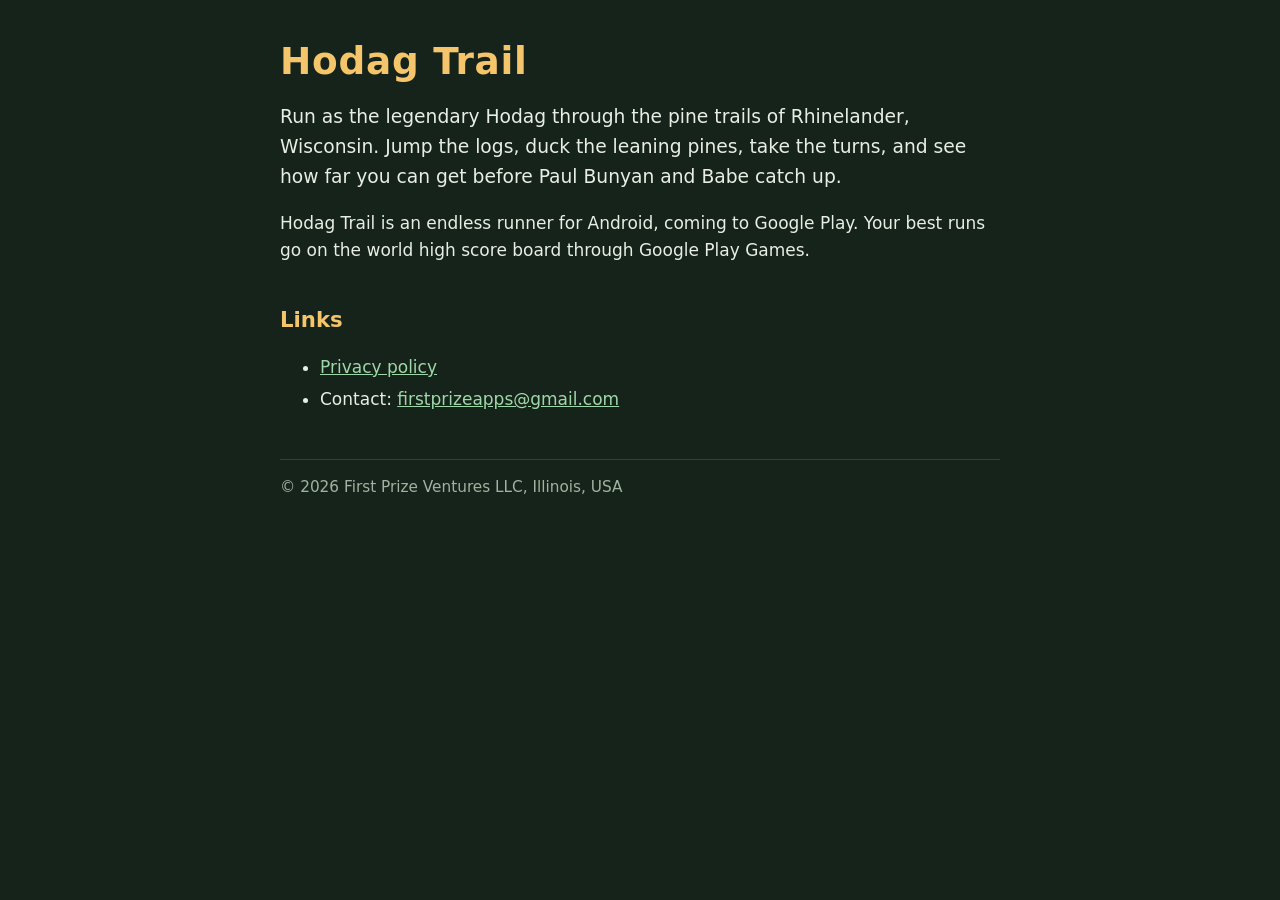
<file: index.html>
<!DOCTYPE html>
<html lang="en">
<head>
<meta charset="utf-8">
<meta name="viewport" content="width=device-width, initial-scale=1">
<title>Hodag Trail</title>
<link rel="stylesheet" href="style.css">
</head>
<body>
<main>
<h1>Hodag Trail</h1>
<p class="lead">Run as the legendary Hodag through the pine trails of Rhinelander, Wisconsin. Jump the logs, duck the leaning pines, take the turns, and see how far you can get before Paul Bunyan and Babe catch up.</p>
<p>Hodag Trail is an endless runner for Android, coming to Google Play. Your best runs go on the world high score board through Google Play Games.</p>
<h2>Links</h2>
<ul>
<li><a href="privacy.html">Privacy policy</a></li>
<li>Contact: <a href="mailto:firstprizeapps@gmail.com">firstprizeapps@gmail.com</a></li>
</ul>
<footer>&copy; 2026 First Prize Ventures LLC, Illinois, USA</footer>
</main>
</body>
</html>
</file>
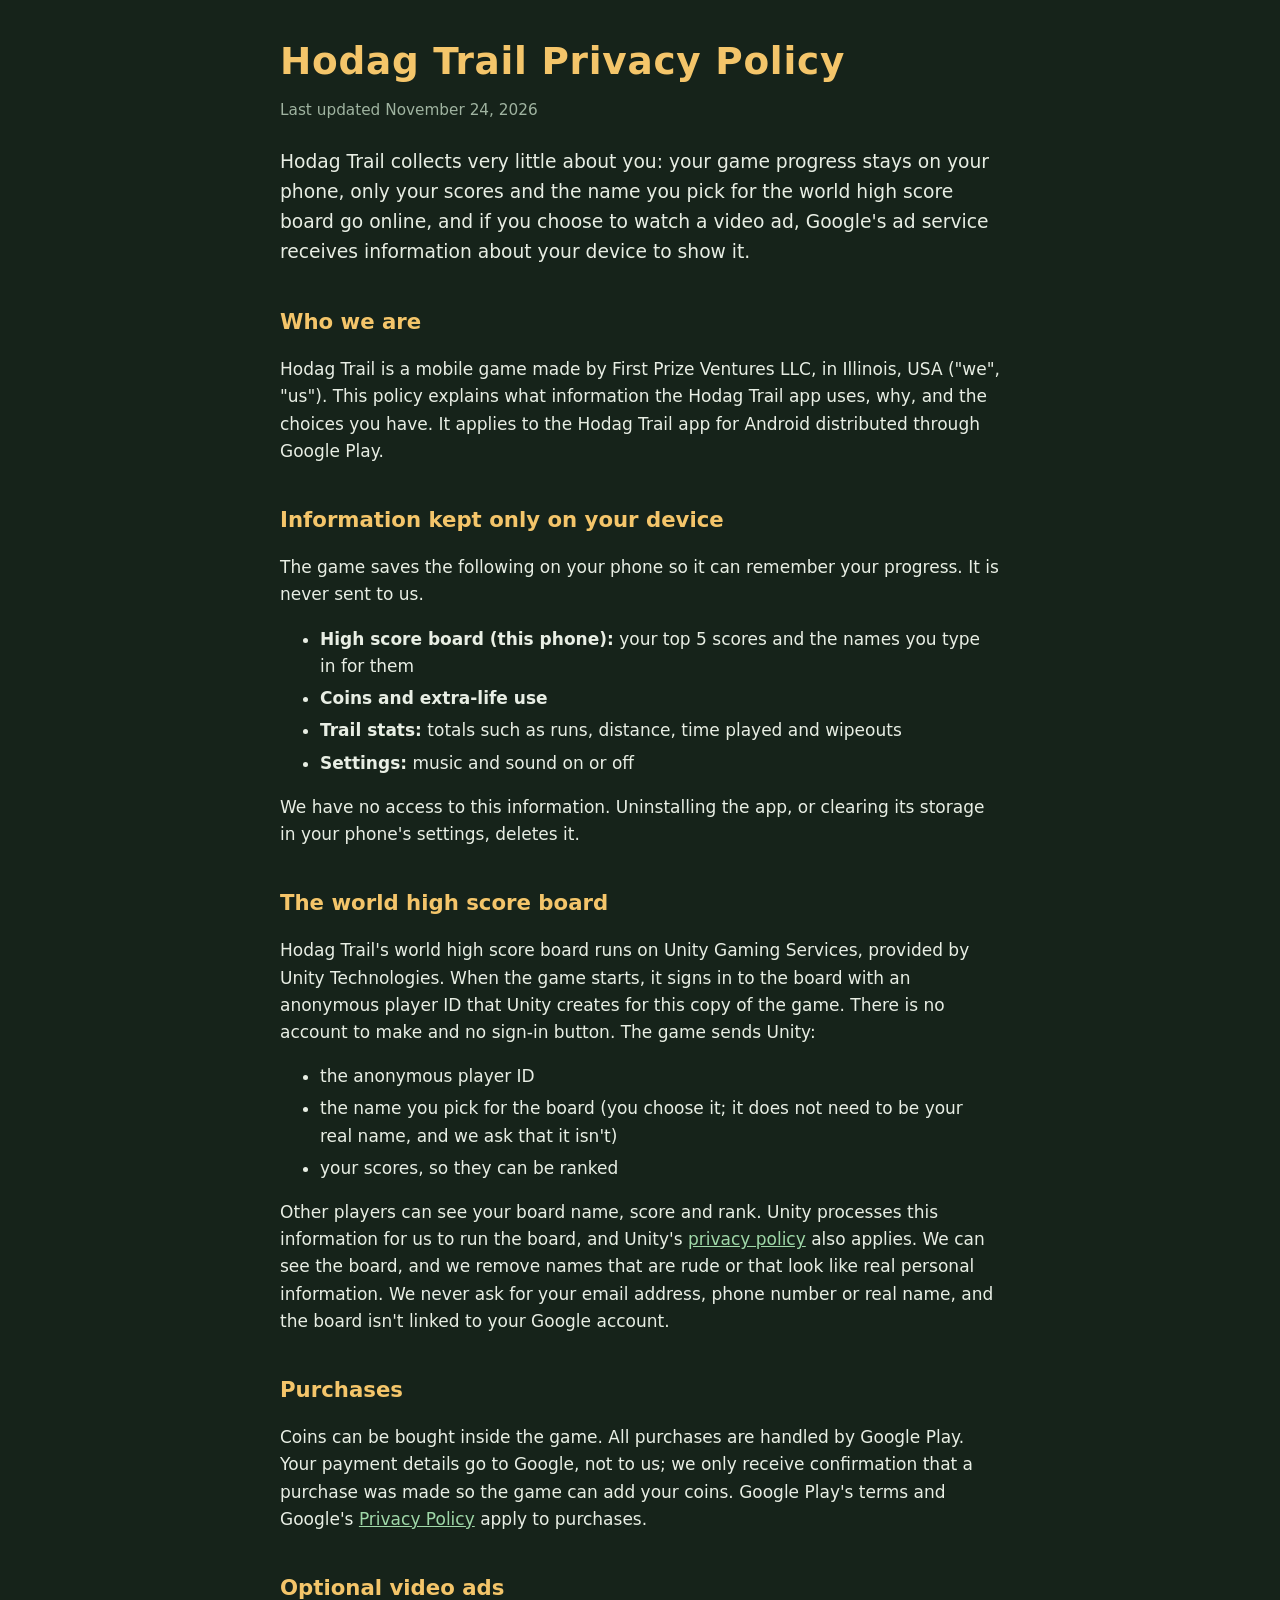
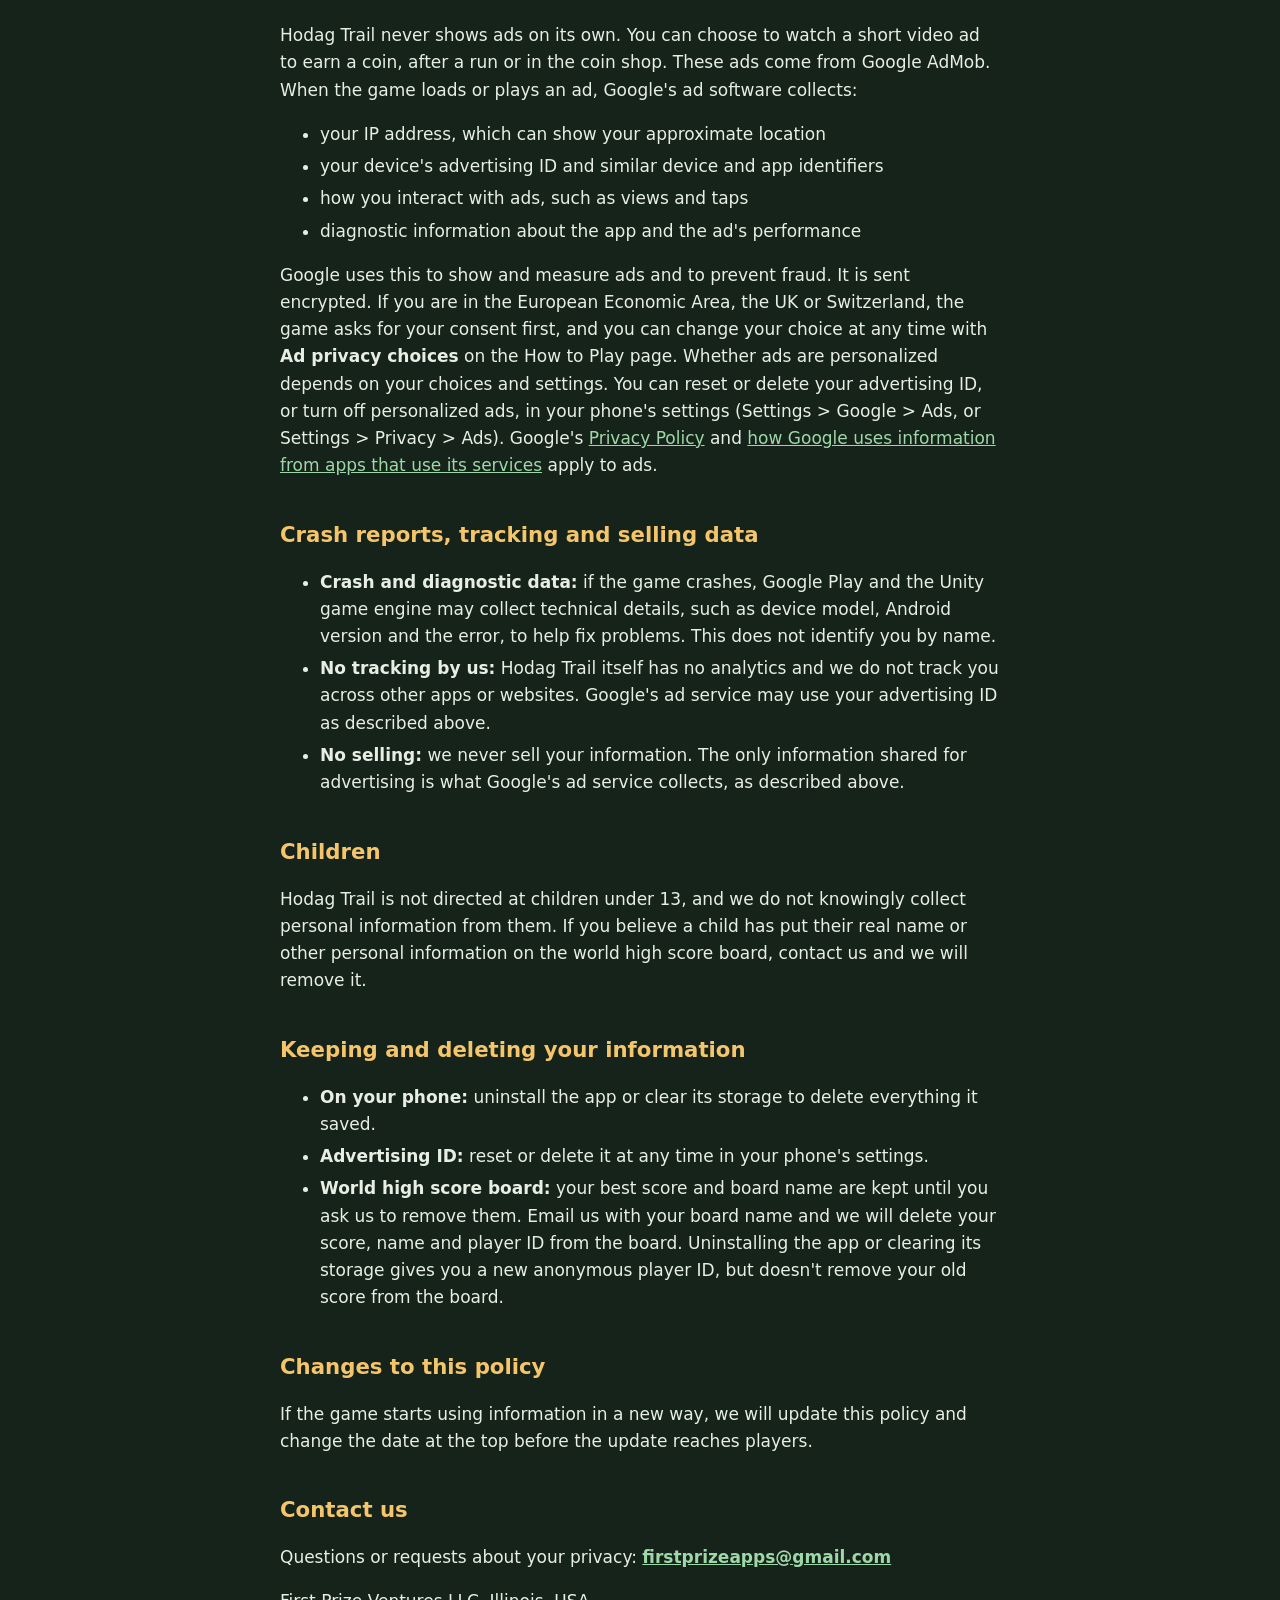
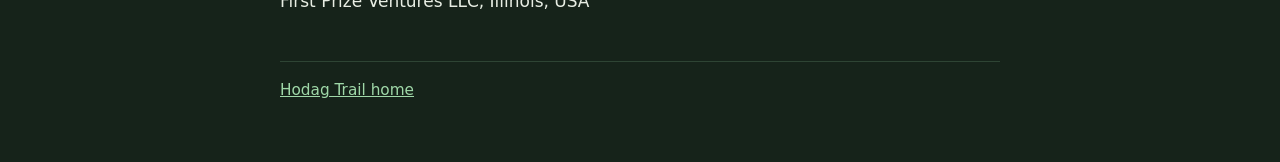
<file: privacy.html>
<!DOCTYPE html>
<html lang="en">
<head>
<meta charset="utf-8">
<meta name="viewport" content="width=device-width, initial-scale=1">
<title>Hodag Trail Privacy Policy</title>
<link rel="stylesheet" href="style.css">
</head>
<body>
<main>
<h1>Hodag Trail Privacy Policy</h1>
<p class="date">Last updated November 24, 2026</p>
<p class="lead">Hodag Trail collects very little about you: your game progress stays on your phone, only your scores and the name you pick for the world high score board go online, and if you choose to watch a video ad, Google's ad service receives information about your device to show it.</p>

<h2>Who we are</h2>
<p>Hodag Trail is a mobile game made by First Prize Ventures LLC, in Illinois, USA ("we", "us"). This policy explains what information the Hodag Trail app uses, why, and the choices you have. It applies to the Hodag Trail app for Android distributed through Google Play.</p>

<h2>Information kept only on your device</h2>
<p>The game saves the following on your phone so it can remember your progress. It is never sent to us.</p>
<ul>
<li><strong>High score board (this phone):</strong> your top 5 scores and the names you type in for them</li>
<li><strong>Coins and extra-life use</strong></li>
<li><strong>Trail stats:</strong> totals such as runs, distance, time played and wipeouts</li>
<li><strong>Settings:</strong> music and sound on or off</li>
</ul>
<p>We have no access to this information. Uninstalling the app, or clearing its storage in your phone's settings, deletes it.</p>

<h2>The world high score board</h2>
<p>Hodag Trail's world high score board runs on Unity Gaming Services, provided by Unity Technologies. When the game starts, it signs in to the board with an anonymous player ID that Unity creates for this copy of the game. There is no account to make and no sign-in button. The game sends Unity:</p>
<ul>
<li>the anonymous player ID</li>
<li>the name you pick for the board (you choose it; it does not need to be your real name, and we ask that it isn't)</li>
<li>your scores, so they can be ranked</li>
</ul>
<p>Other players can see your board name, score and rank. Unity processes this information for us to run the board, and Unity's <a href="https://unity.com/legal/game-player-and-app-user-privacy-policy">privacy policy</a> also applies. We can see the board, and we remove names that are rude or that look like real personal information. We never ask for your email address, phone number or real name, and the board isn't linked to your Google account.</p>

<h2>Purchases</h2>
<p>Coins can be bought inside the game. All purchases are handled by Google Play. Your payment details go to Google, not to us; we only receive confirmation that a purchase was made so the game can add your coins. Google Play's terms and Google's <a href="https://policies.google.com/privacy">Privacy Policy</a> apply to purchases.</p>

<h2>Optional video ads</h2>
<p>Hodag Trail never shows ads on its own. You can choose to watch a short video ad to earn a coin, after a run or in the coin shop. These ads come from Google AdMob. When the game loads or plays an ad, Google's ad software collects:</p>
<ul>
<li>your IP address, which can show your approximate location</li>
<li>your device's advertising ID and similar device and app identifiers</li>
<li>how you interact with ads, such as views and taps</li>
<li>diagnostic information about the app and the ad's performance</li>
</ul>
<p>Google uses this to show and measure ads and to prevent fraud. It is sent encrypted. If you are in the European Economic Area, the UK or Switzerland, the game asks for your consent first, and you can change your choice at any time with <strong>Ad privacy choices</strong> on the How to Play page. Whether ads are personalized depends on your choices and settings. You can reset or delete your advertising ID, or turn off personalized ads, in your phone's settings (Settings &gt; Google &gt; Ads, or Settings &gt; Privacy &gt; Ads). Google's <a href="https://policies.google.com/privacy">Privacy Policy</a> and <a href="https://policies.google.com/technologies/partner-sites">how Google uses information from apps that use its services</a> apply to ads.</p>

<h2>Crash reports, tracking and selling data</h2>
<ul>
<li><strong>Crash and diagnostic data:</strong> if the game crashes, Google Play and the Unity game engine may collect technical details, such as device model, Android version and the error, to help fix problems. This does not identify you by name.</li>
<li><strong>No tracking by us:</strong> Hodag Trail itself has no analytics and we do not track you across other apps or websites. Google's ad service may use your advertising ID as described above.</li>
<li><strong>No selling:</strong> we never sell your information. The only information shared for advertising is what Google's ad service collects, as described above.</li>
</ul>

<h2>Children</h2>
<p>Hodag Trail is not directed at children under 13, and we do not knowingly collect personal information from them. If you believe a child has put their real name or other personal information on the world high score board, contact us and we will remove it.</p>

<h2>Keeping and deleting your information</h2>
<ul>
<li><strong>On your phone:</strong> uninstall the app or clear its storage to delete everything it saved.</li>
<li><strong>Advertising ID:</strong> reset or delete it at any time in your phone's settings.</li>
<li><strong>World high score board:</strong> your best score and board name are kept until you ask us to remove them. Email us with your board name and we will delete your score, name and player ID from the board. Uninstalling the app or clearing its storage gives you a new anonymous player ID, but doesn't remove your old score from the board.</li>
</ul>

<h2>Changes to this policy</h2>
<p>If the game starts using information in a new way, we will update this policy and change the date at the top before the update reaches players.</p>

<h2>Contact us</h2>
<p>Questions or requests about your privacy: <strong><a href="mailto:firstprizeapps@gmail.com">firstprizeapps@gmail.com</a></strong></p>
<p>First Prize Ventures LLC, Illinois, USA</p>
<footer><a href="index.html">Hodag Trail home</a></footer>
</main>
</body>
</html>
</file>
<file: style.css>
body{margin:0;background:#16231a;color:#e8eee4;font:17px/1.6 system-ui,-apple-system,"Segoe UI",Roboto,sans-serif}
main{max-width:720px;margin:0 auto;padding:40px 22px 60px}
h1{font-size:2.2em;line-height:1.15;margin:0 0 .2em;color:#f4c56a;letter-spacing:.02em}
h2{font-size:1.25em;margin:1.8em 0 .4em;color:#f4c56a}
a{color:#9fd8a8}
.date{color:#9fb3a0;font-size:.9em;margin-bottom:1.6em}
.lead{font-size:1.1em}
footer{margin-top:3em;padding-top:1em;border-top:1px solid #2e4434;color:#9fb3a0;font-size:.9em}
li{margin:.3em 0}
</file>
